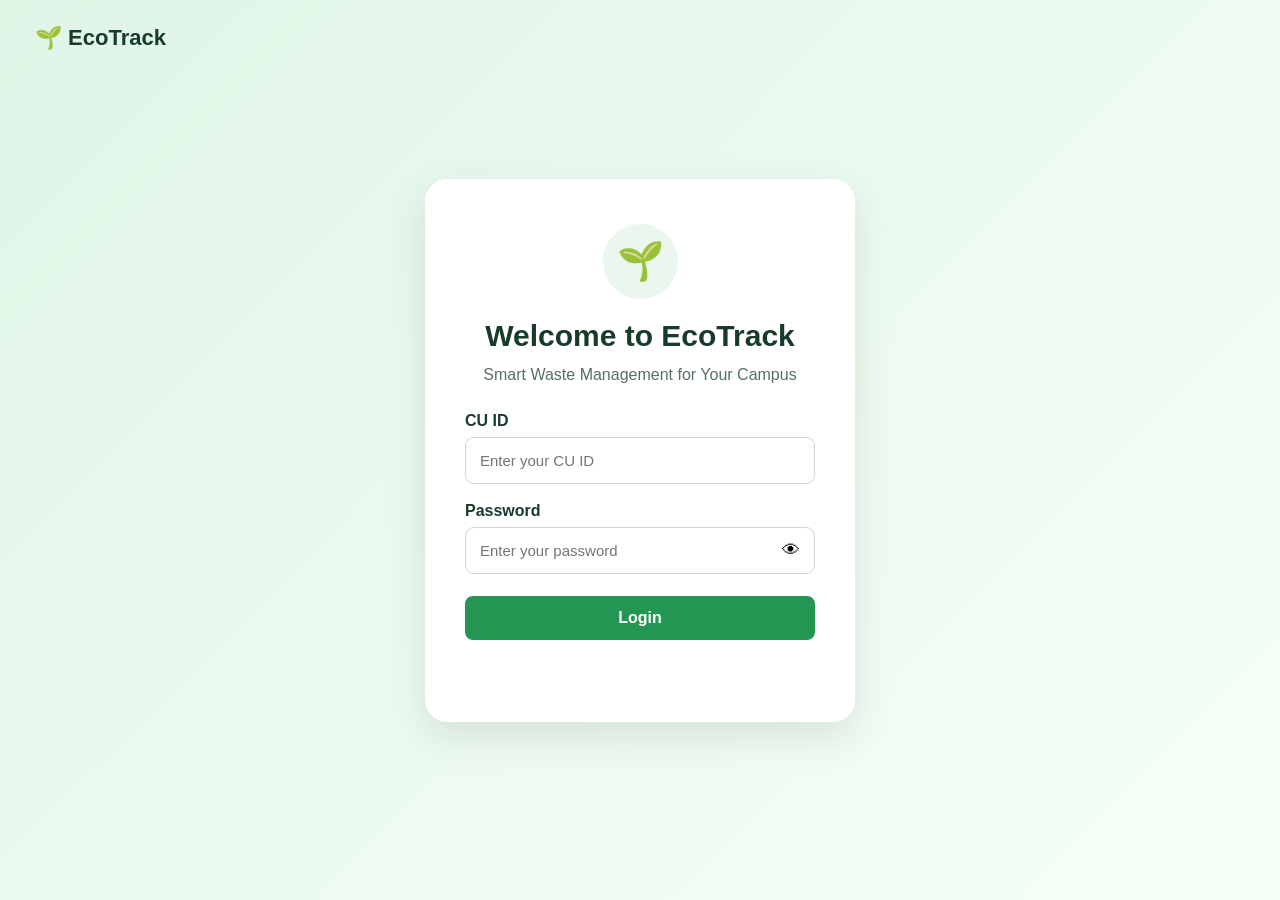
<file: index.html>
<!DOCTYPE html><html lang="en">
<head>
    <meta charset="UTF-8">
    <meta name="viewport" content="width=device-width, initial-scale=1.0">
    <title>EcoTrack</title><script>
    window.location.href = "login.html";
</script>

</head><body>
</body>
</html>
</file>
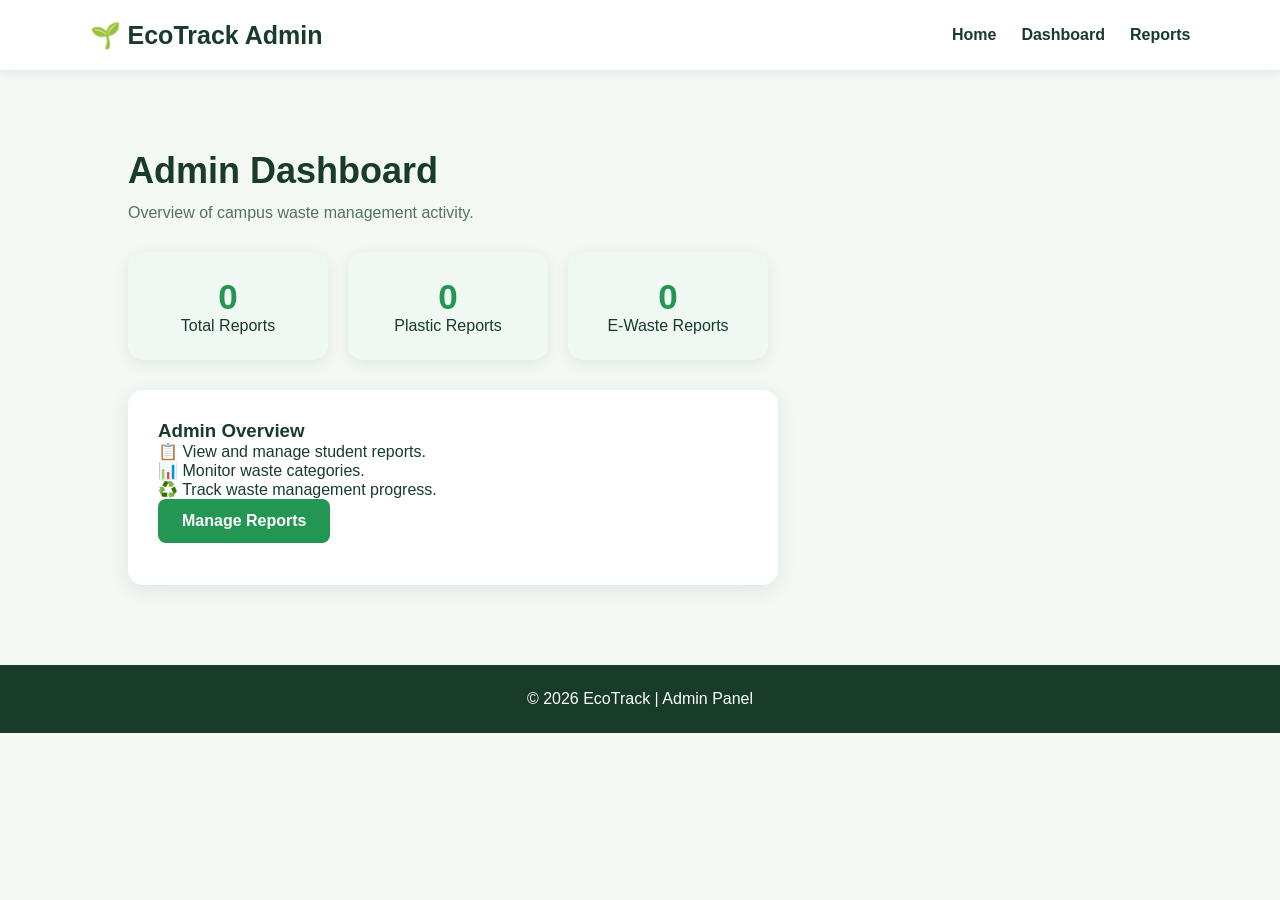
<file: admin-dashboard.html>
<!DOCTYPE html>
<html lang="en">
<head>
    <meta charset="UTF-8">
    <meta name="viewport" content="width=device-width, initial-scale=1.0">
    <title>EcoTrack - Admin Dashboard</title>
    <link rel="stylesheet" href="style.css">
</head>

<body>

    <!-- Admin Navigation -->
    <nav>
        <div class="logo">🌱 EcoTrack Admin</div>

        <div class="nav-links">
            <a href="admin-home.html">Home</a>
            <a href="admin-dashboard.html">Dashboard</a>
            <a href="admin.html">Reports</a>
        </div>
    </nav>

    <!-- Admin Dashboard -->
    <section class="section admin-section">

        <h2>Admin Dashboard</h2>

        <p>Overview of campus waste management activity.</p>

        <div class="stats">

            <div class="stat-card">
                <h3 id="totalReports">0</h3>
                <p>Total Reports</p>
            </div>

            <div class="stat-card">
                <h3 id="plasticReports">0</h3>
                <p>Plastic Reports</p>
            </div>

            <div class="stat-card">
                <h3 id="recycledReports">0</h3>
                <p>E-Waste Reports</p>
            </div>

        </div>

        <div class="form-card">

            <h3>Admin Overview</h3>

            <p>📋 View and manage student reports.</p>
            <p>📊 Monitor waste categories.</p>
            <p>♻️ Track waste management progress.</p>

            <a href="admin.html" class="btn">
                Manage Reports
            </a>

        </div>

    </section>

    <footer>
        <p>© 2026 EcoTrack | Admin Panel</p>
    </footer>

    <script src="script.js"></script>

</body>
</html>
</file>
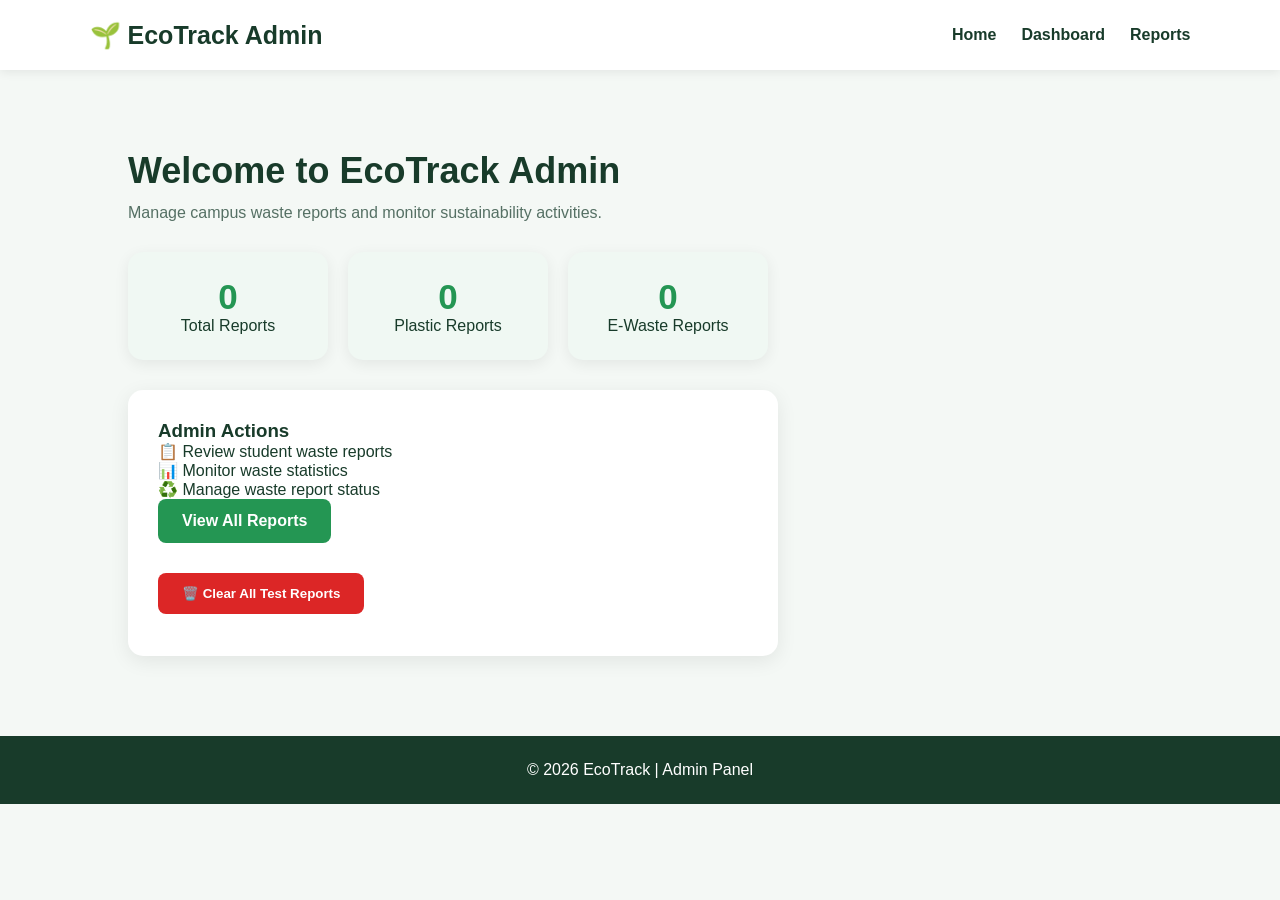
<file: admin-home.html>
<!DOCTYPE html>
<html lang="en">
<head>
    <meta charset="UTF-8">
    <meta name="viewport" content="width=device-width, initial-scale=1.0">
    <title>EcoTrack - Admin Home</title>
    <link rel="stylesheet" href="style.css">
</head>

<body>

    <nav>
        <div class="logo">🌱 EcoTrack Admin</div>

        <div class="nav-links">
            <a href="admin-home.html">Home</a>
            <a href="admin-dashboard.html">Dashboard</a>
            <a href="admin.html">Reports</a>
        </div>
    </nav>

    <section class="section admin-section">

        <h2>Welcome to EcoTrack Admin</h2>

        <p>
            Manage campus waste reports and monitor sustainability activities.
        </p>

        <div class="stats">

            <div class="stat-card">
                <h3 id="totalReports">0</h3>
                <p>Total Reports</p>
            </div>

            <div class="stat-card">
                <h3 id="plasticReports">0</h3>
                <p>Plastic Reports</p>
            </div>

            <div class="stat-card">
                <h3 id="recycledReports">0</h3>
                <p>E-Waste Reports</p>
            </div>

        </div>

        <div class="form-card">

            <h3>Admin Actions</h3>

            <p>📋 Review student waste reports</p>
            <p>📊 Monitor waste statistics</p>
            <p>♻️ Manage waste report status</p>

            <a href="admin.html" class="btn">
                View All Reports
            </a>

            <br><br>

            <button class="btn"
                    onclick="clearAllReports()"
                    style="background:#dc2626;">
                🗑️ Clear All Test Reports
            </button>

        </div>

    </section>

    <footer>
        <p>© 2026 EcoTrack | Admin Panel</p>
    </footer>

    <script src="script.js"></script>

</body>
</html>
</file>
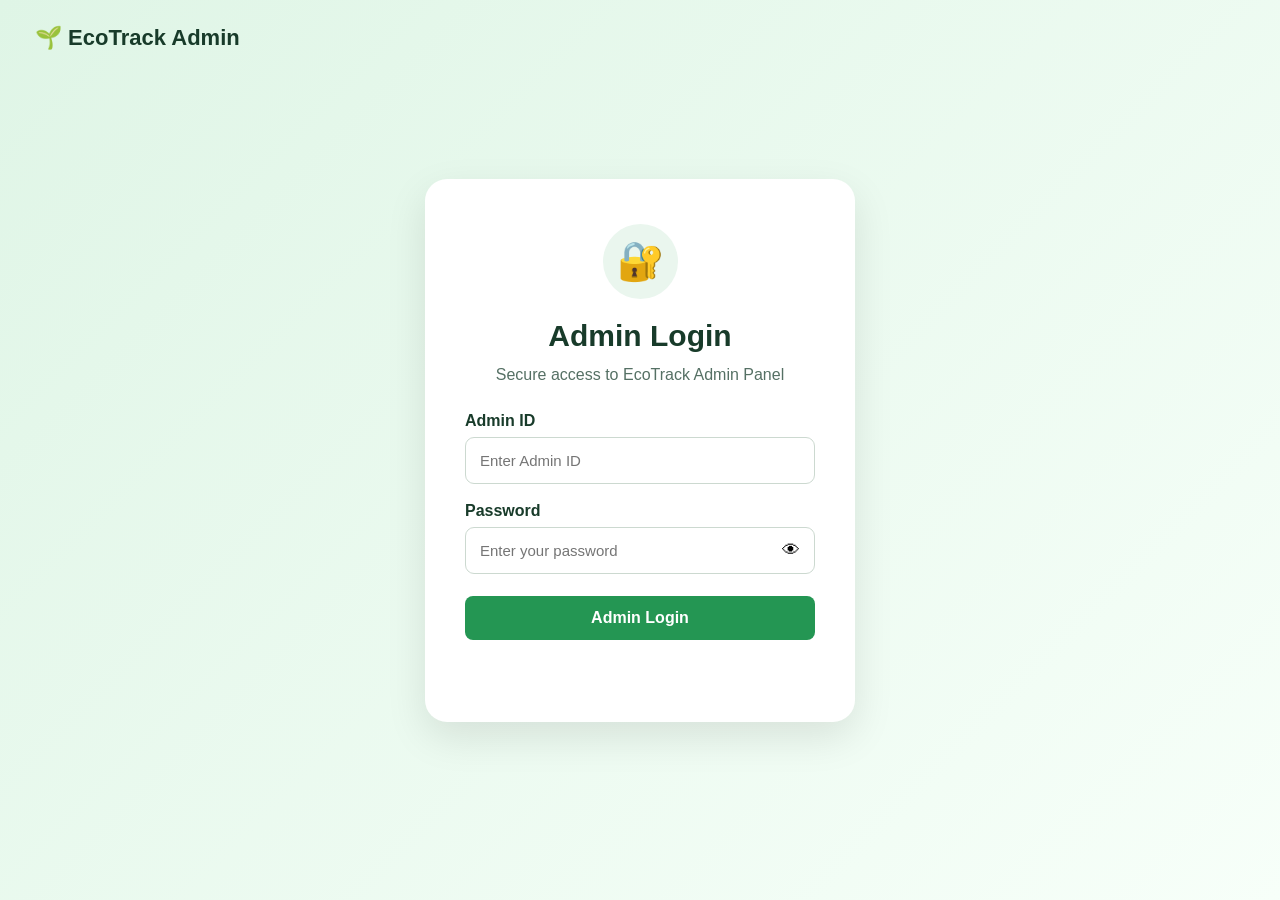
<file: admin-login.html>
<!DOCTYPE html>
<html lang="en">
<head>
    <meta charset="UTF-8">
    <meta name="viewport" content="width=device-width, initial-scale=1.0">
    <title>EcoTrack - Admin Login</title>
    <link rel="stylesheet" href="style.css">
</head>

<body>

    <div class="login-page">

        <div class="login-brand">
            🌱 EcoTrack Admin
        </div>

        <div class="login-card">

            <div class="login-logo">🔐</div>

            <h1>Admin Login</h1>

            <p>Secure access to EcoTrack Admin Panel</p>

            <label>Admin ID</label>

            <input type="text"
                   id="adminId"
                   placeholder="Enter Admin ID">

            <label>Password</label>

            <div class="password-box">

                <input type="password"
                       id="adminPassword"
                       placeholder="Enter your password">

                <button type="button"
                        onclick="toggleAdminPassword()"
                        class="eye-btn">
                    👁
                </button>

            </div>

            <button class="btn login-btn"
                    onclick="adminLogin()">
                Admin Login
            </button>

            <p id="adminLoginMessage"></p>

        </div>

    </div>

    <script src="script.js"></script>

</body>
</html>
</file>
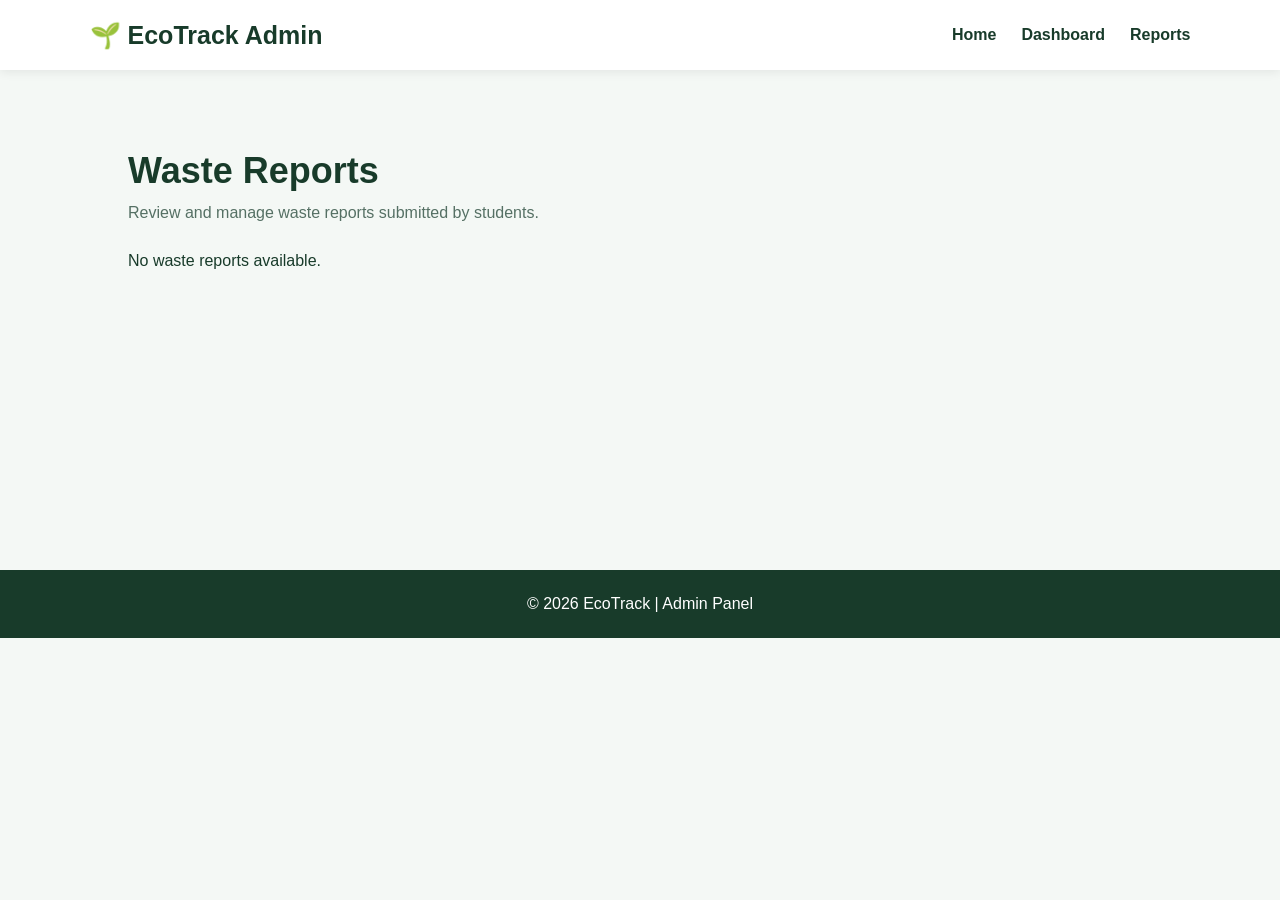
<file: admin.html>
<!DOCTYPE html>
<html lang="en">
<head>
    <meta charset="UTF-8">
    <meta name="viewport" content="width=device-width, initial-scale=1.0">
    <title>EcoTrack - Admin Reports</title>
    <link rel="stylesheet" href="style.css">
</head>

<body>

    <!-- Admin Navigation -->
    <nav>
        <div class="logo">🌱 EcoTrack Admin</div>

        <div class="nav-links">
            <a href="admin-home.html">Home</a>
            <a href="admin-dashboard.html">Dashboard</a>
            <a href="admin.html">Reports</a>
        </div>
    </nav>

    <!-- Admin Reports -->
    <section class="section admin-section">

        <h2>Waste Reports</h2>

        <p>
            Review and manage waste reports submitted by students.
        </p>

        <div id="adminReports">
            <!-- Reports will appear here -->
        </div>

    </section>

    <!-- Footer -->
    <footer>
        <p>© 2026 EcoTrack | Admin Panel</p>
    </footer>

    <script src="script.js"></script>

</body>
</html>
</file>
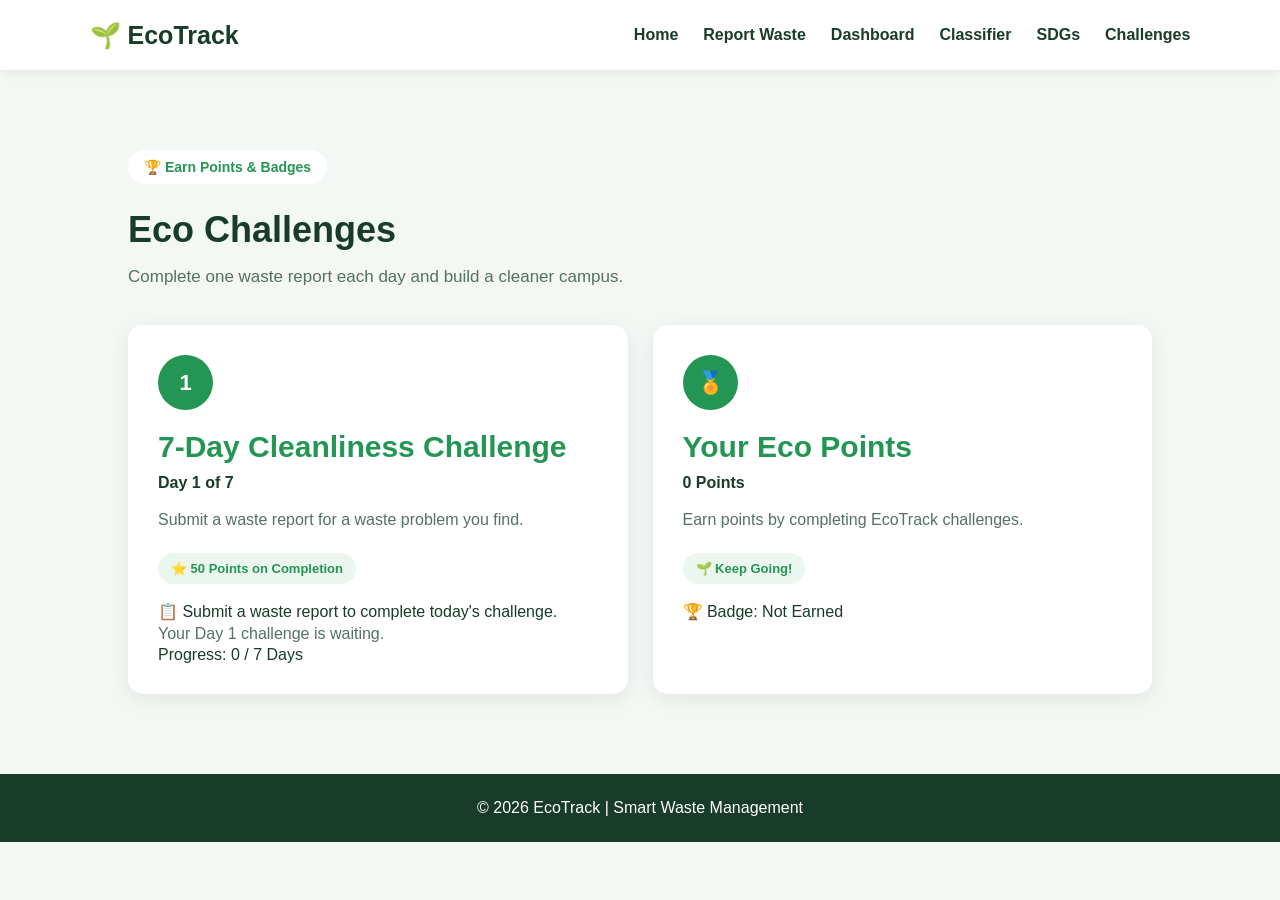
<file: challenges.html>
<!DOCTYPE html>
<html lang="en">

<head>
    <meta charset="UTF-8">
    <meta name="viewport" content="width=device-width, initial-scale=1.0">
    <title>EcoTrack - Challenges</title>
    <link rel="stylesheet" href="style.css">
</head>

<body>

    <nav>
        <div class="logo">🌱 EcoTrack</div>

        <div class="nav-links">
            <a href="home.html">Home</a>
            <a href="report.html">Report Waste</a>
            <a href="dashboard.html">Dashboard</a>
            <a href="classifier.html">Classifier</a>
            <a href="sdg.html">SDGs</a>
            <a href="challenges.html">Challenges</a>
        </div>
    </nav>


    <section class="section">

        <div class="sdg-header">

            <span class="hero-tag">
                🏆 Earn Points & Badges
            </span>

            <h2>
                Eco Challenges
            </h2>

            <p>
                Complete one waste report each day and build a cleaner campus.
            </p>

        </div>


        <div class="sdg-cards">


            <!-- CHALLENGE CARD -->

            <div class="sdg-card">

                <div class="sdg-number" id="dayNumber">
                    1
                </div>

                <h3>
                    7-Day Cleanliness Challenge
                </h3>

                <h4 id="dayTitle">
                    Day 1 of 7
                </h4>

                <p id="dayTask">
                    Submit a waste report today to complete today's challenge.
                </p>

                <span class="sdg-tag">
                    ⭐ 50 Points on Completion
                </span>

                <br><br>

                <div id="challengeStatus">
                    📋 Submit a waste report to complete today's challenge.
                </div>

                <p id="challengeMessage"></p>

                <div id="progressText">
                    Progress: 0 / 7 Days
                </div>

            </div>


            <!-- POINTS CARD -->

            <div class="sdg-card">

                <div class="sdg-number">
                    🏅
                </div>

                <h3>
                    Your Eco Points
                </h3>

                <h4 id="ecoPoints">
                    0 Points
                </h4>

                <p>
                    Earn points by completing EcoTrack challenges.
                </p>

                <span class="sdg-tag">
                    🌱 Keep Going!
                </span>

                <br><br>

                <div id="badgeArea">
                    🏆 Badge: Not Earned
                </div>

            </div>

        </div>

    </section>


    <footer>
        <p>
            © 2026 EcoTrack | Smart Waste Management
        </p>
    </footer>


    <script src="script.js"></script>

    <script>

        // ==========================================
        // GET LOGGED-IN STUDENT
        // ==========================================

        const studentCuId =
            localStorage.getItem("studentCuId") || "GUEST";


        // ==========================================
        // STUDENT-SPECIFIC STORAGE
        // ==========================================

        const pointsKey =
            "ecoPoints_" + studentCuId;

        const dayKey =
            "challengeDay_" + studentCuId;

        const finishedKey =
            "challengeFinished_" + studentCuId;

        const lastDateKey =
            "challengeLastDate_" + studentCuId;


        // ==========================================
        // LOAD STUDENT DATA
        // ==========================================

        let points =
            Number(localStorage.getItem(pointsKey)) || 0;

        let currentDay =
            Number(localStorage.getItem(dayKey)) || 1;

        let challengeFinished =
            localStorage.getItem(finishedKey) === "true";

        let lastCompletedDate =
            localStorage.getItem(lastDateKey) || "";


        // ==========================================
        // DAILY TASKS
        // ==========================================

        const dayTasks = [

            "Submit a waste report for a waste problem you find.",

            "Submit a report and help identify recyclable waste.",

            "Submit a report and help reduce unnecessary plastic waste.",

            "Submit a report and help keep your campus area clean.",

            "Submit a report and identify dry or wet waste correctly.",

            "Submit a report and encourage responsible waste management.",

            "Submit your final report and complete the 7-day challenge."

        ];


        // ==========================================
        // TODAY
        // ==========================================

        function getToday() {

            const today = new Date();

            return today.getFullYear() +
                "-" +
                String(today.getMonth() + 1).padStart(2, "0") +
                "-" +
                String(today.getDate()).padStart(2, "0");
        }


        // ==========================================
        // UPDATE CHALLENGE DISPLAY
        // ==========================================

        function updateChallenge() {

            const today =
                getToday();


            // ======================================
            // CHALLENGE COMPLETED
            // ======================================

            if (challengeFinished) {

                document.getElementById("dayNumber").textContent =
                    "🏆";

                document.getElementById("dayTitle").textContent =
                    "Challenge Completed!";

                document.getElementById("dayTask").textContent =
                    "You completed all 7 days successfully.";

                document.getElementById("challengeStatus").textContent =
                    "🎉 7-Day Challenge completed!";

                document.getElementById("progressText").textContent =
                    "Progress: 7 / 7 Days";

                document.getElementById("badgeArea").textContent =
                    "🏆 Badge Earned: Clean Campus Champion";

                return;
            }


            // ======================================
            // NORMAL CHALLENGE
            // ======================================

            document.getElementById("dayNumber").textContent =
                currentDay;

            document.getElementById("dayTitle").textContent =
                "Day " + currentDay + " of 7";

            document.getElementById("dayTask").textContent =
                dayTasks[currentDay - 1];

            document.getElementById("progressText").textContent =
                "Progress: " + (currentDay - 1) + " / 7 Days";

            document.getElementById("badgeArea").textContent =
                "🏆 Badge: Not Earned";


            // ======================================
            // REPORT ALREADY SUBMITTED TODAY
            // ======================================

            if (lastCompletedDate === today) {

                document.getElementById("challengeStatus").textContent =
                    "✅ Today's challenge completed!";

                document.getElementById("challengeMessage").textContent =
                    "🌱 Come back tomorrow for Day " +
                    currentDay + ".";

                return;
            }


            // ======================================
            // WAITING FOR REPORT
            // ======================================

            document.getElementById("challengeStatus").textContent =
                "📋 Submit a waste report to complete today's challenge.";

            document.getElementById("challengeMessage").textContent =
                "Your Day " + currentDay + " challenge is waiting.";
        }


        // ==========================================
        // START NEW CHALLENGE
        // ==========================================

        function startNewChallenge() {

            currentDay = 1;

            challengeFinished = false;

            // The student already completed Day 7 today.
            // Therefore the new Day 1 starts tomorrow.

            lastCompletedDate =
                getToday();


            localStorage.setItem(
                dayKey,
                1
            );

            localStorage.setItem(
                finishedKey,
                "false"
            );

            localStorage.setItem(
                lastDateKey,
                lastCompletedDate
            );


            updateChallenge();
        }


        // ==========================================
        // INITIAL DISPLAY
        // ==========================================

        document.getElementById("ecoPoints").textContent =
            points + " Points";

        updateChallenge();

    </script>

</body>

</html>
</file>
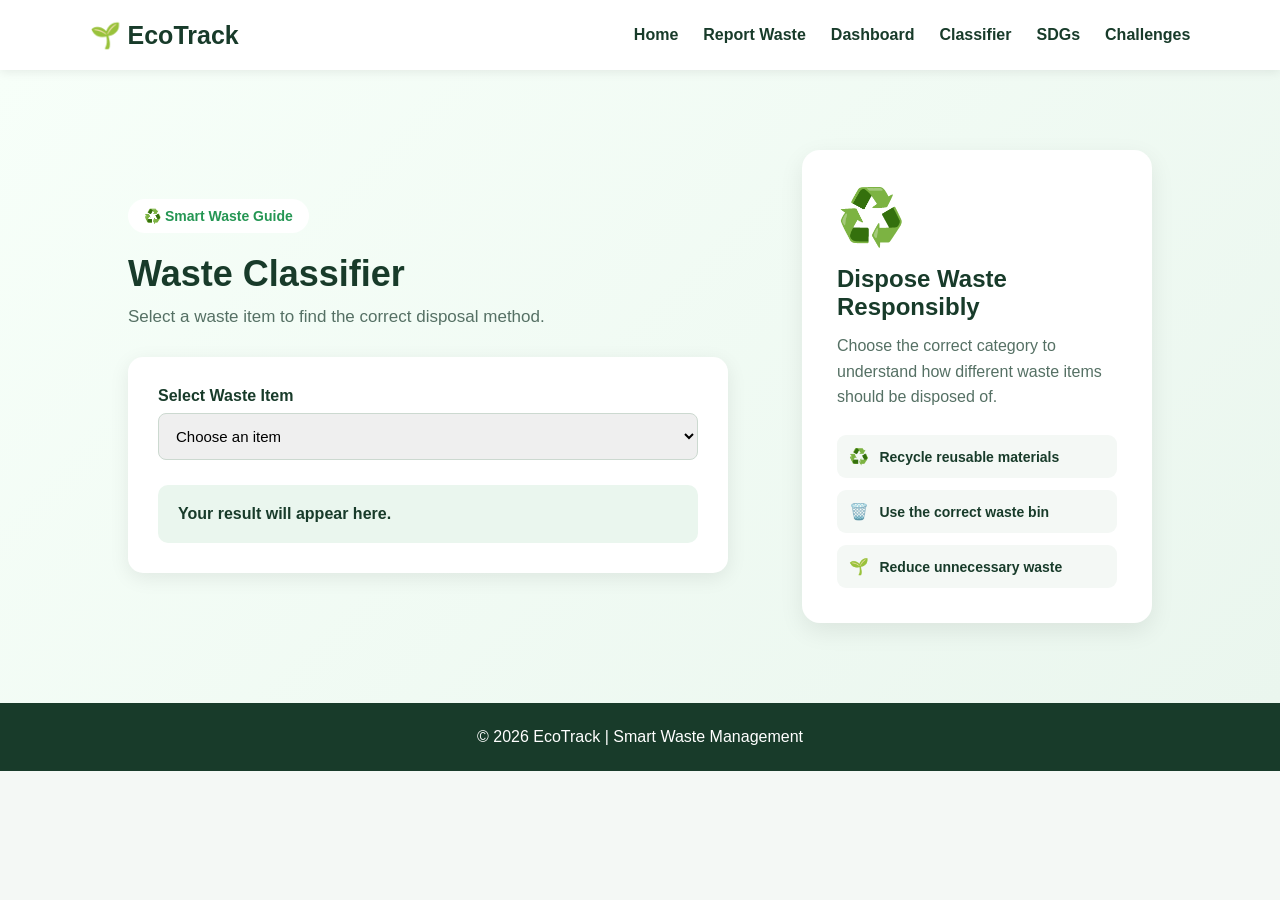
<file: classifier.html>
<!DOCTYPE html><html lang="en">
<head>
    <meta charset="UTF-8">
    <meta name="viewport" content="width=device-width, initial-scale=1.0">
    <title>EcoTrack - Waste Classifier</title>
    <link rel="stylesheet" href="style.css">
</head><body><!-- Navigation -->
<nav>
    <div class="logo">🌱 EcoTrack</div>

    <div class="nav-links">
        <a href="index.html">Home</a>
        <a href="report.html">Report Waste</a>
        <a href="dashboard.html">Dashboard</a>
        <a href="classifier.html">Classifier</a>
        <a href="sdg.html">SDGs</a>
        <a href="challenges.html">Challenges</a>
    </div>
</nav>

<!-- Waste Classifier -->
<section class="section classifier-section">

    <div class="classifier-layout">

        <!-- Left Side -->
        <div class="classifier-main">

            <span class="hero-tag">♻️ Smart Waste Guide</span>

            <h2>Waste Classifier</h2>

            <p>
                Select a waste item to find the correct
                disposal method.
            </p>

            <div class="classifier-card">

                <label>Select Waste Item</label>

                <select id="classifierInput" onchange="classifyWaste()">
                    <option value="">Choose an item</option>
                    <option value="plastic">Plastic Bottle</option>
                    <option value="paper">Newspaper</option>
                    <option value="glass">Glass Bottle</option>
                    <option value="metal">Metal Can</option>
                    <option value="ewaste">Old Electronic Device</option>
                </select>

                <div id="classifierResult">
                    Your result will appear here.
                </div>

            </div>

        </div>

        <!-- Right Side -->
        <div class="classifier-info">

            <div class="classifier-icon">♻️</div>

            <h3>Dispose Waste Responsibly</h3>

            <p>
                Choose the correct category to understand
                how different waste items should be disposed of.
            </p>

            <div class="classifier-tips">

                <div>♻️ <span>Recycle reusable materials</span></div>

                <div>🗑️ <span>Use the correct waste bin</span></div>

                <div>🌱 <span>Reduce unnecessary waste</span></div>

            </div>

        </div>

    </div>

</section>

<!-- Footer -->
<footer>
    <p>© 2026 EcoTrack | Smart Waste Management</p>
</footer>

<script src="script.js"></script>

</body>
</html>
</file>
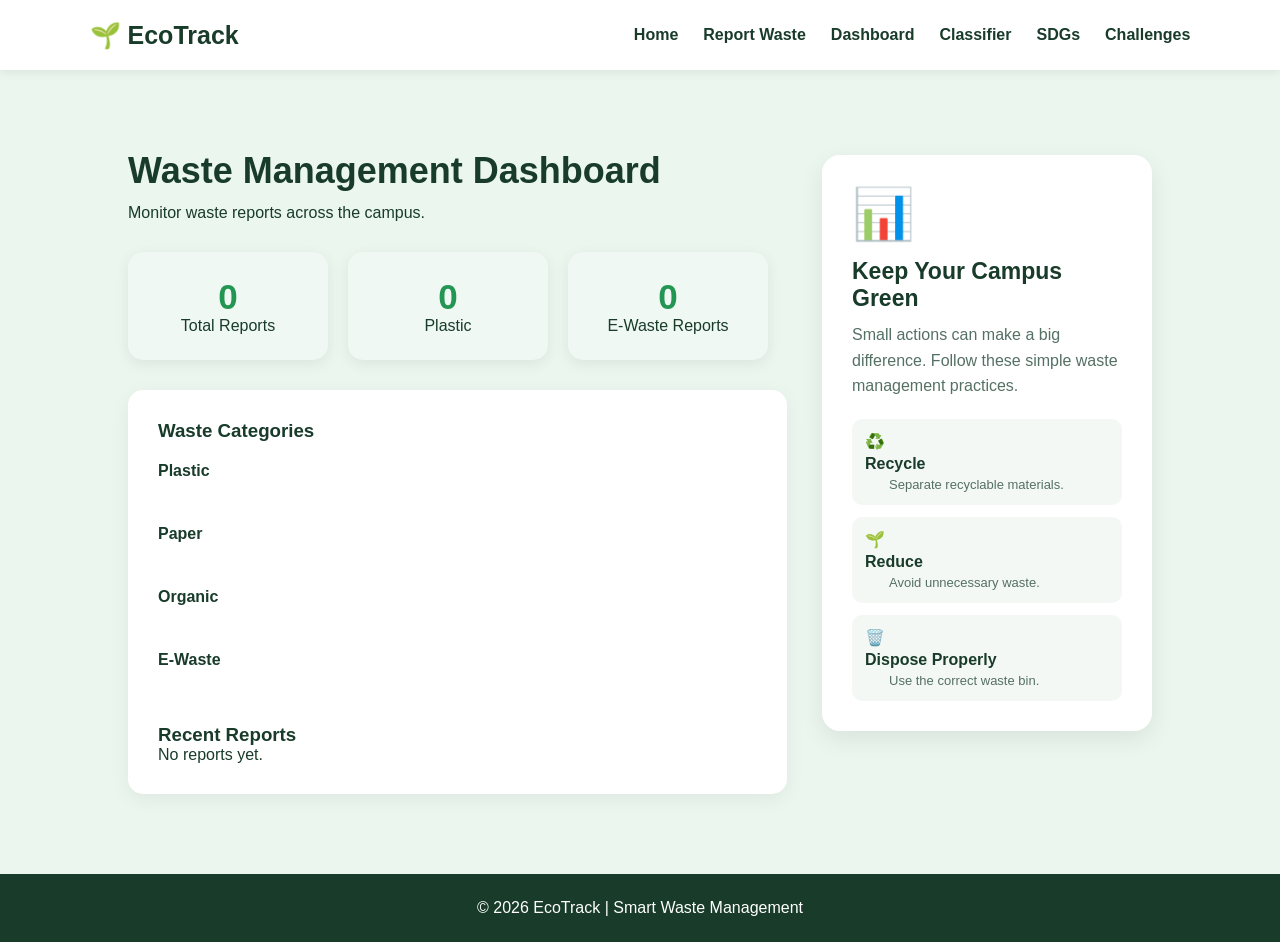
<file: dashboard.html>
<!DOCTYPE html>
<html lang="en">
<head>
    <meta charset="UTF-8">
    <meta name="viewport" content="width=device-width, initial-scale=1.0">
    <title>EcoTrack - Dashboard</title>
    <link rel="stylesheet" href="style.css">
</head>

<body>

    <!-- Navigation -->
    <nav>
        <div class="logo">🌱 EcoTrack</div>

        <div class="nav-links">
            <a href="index.html">Home</a>
            <a href="report.html">Report Waste</a>
            <a href="dashboard.html">Dashboard</a>
            <a href="classifier.html">Classifier</a>
            <a href="sdg.html">SDGs</a>
            <a href="challenges.html">Challenges</a>
        </div>
    </nav>

    <!-- Dashboard -->
    <section class="section dashboard">

        <div class="dashboard-layout">

            <!-- Left Side -->
            <div class="dashboard-main">

                <h2>Waste Management Dashboard</h2>
                <p>Monitor waste reports across the campus.</p>

                <div class="stats">

                    <div class="stat-card">
                        <h3 id="totalReports">0</h3>
                        <p>Total Reports</p>
                    </div>

                    <div class="stat-card">
                        <h3 id="plasticReports">0</h3>
                        <p>Plastic</p>
                    </div>

                    <div class="stat-card">
                        <h3 id="recycledReports">0</h3>
                        <p>E-Waste Reports</p>
                    </div>

                </div>

                <div class="chart-card">
                    <h3>Waste Categories</h3>

                    <div class="bar">
                        <span>Plastic</span>
                        <div class="bar-fill plastic-bar"></div>
                    </div>

                    <div class="bar">
                        <span>Paper</span>
                        <div class="bar-fill paper-bar"></div>
                    </div>

                    <div class="bar">
                        <span>Organic</span>
                        <div class="bar-fill organic-bar"></div>
                    </div>

                    <div class="bar">
                        <span>E-Waste</span>
                        <div class="bar-fill ewaste-bar"></div>
                    </div>

                    <div id="recentReports">
                        <h3>Recent Reports</h3>
                        <p>No reports yet.</p>
                    </div>

                </div>

            </div>

            <!-- Right Side -->
            <div class="dashboard-info">

                <div class="dashboard-icon">📊</div>

                <h3>Keep Your Campus Green</h3>

                <p>
                    Small actions can make a big difference.
                    Follow these simple waste management practices.
                </p>

                <div class="tip">
                    ♻️ <strong>Recycle</strong>
                    <span>Separate recyclable materials.</span>
                </div>

                <div class="tip">
                    🌱 <strong>Reduce</strong>
                    <span>Avoid unnecessary waste.</span>
                </div>

                <div class="tip">
                    🗑️ <strong>Dispose Properly</strong>
                    <span>Use the correct waste bin.</span>
                </div>

            </div>

        </div>

    </section>

    <!-- Footer -->
    <footer>
        <p>© 2026 EcoTrack | Smart Waste Management</p>
    </footer>

    <script src="script.js"></script>

</body>
</html>
</file>
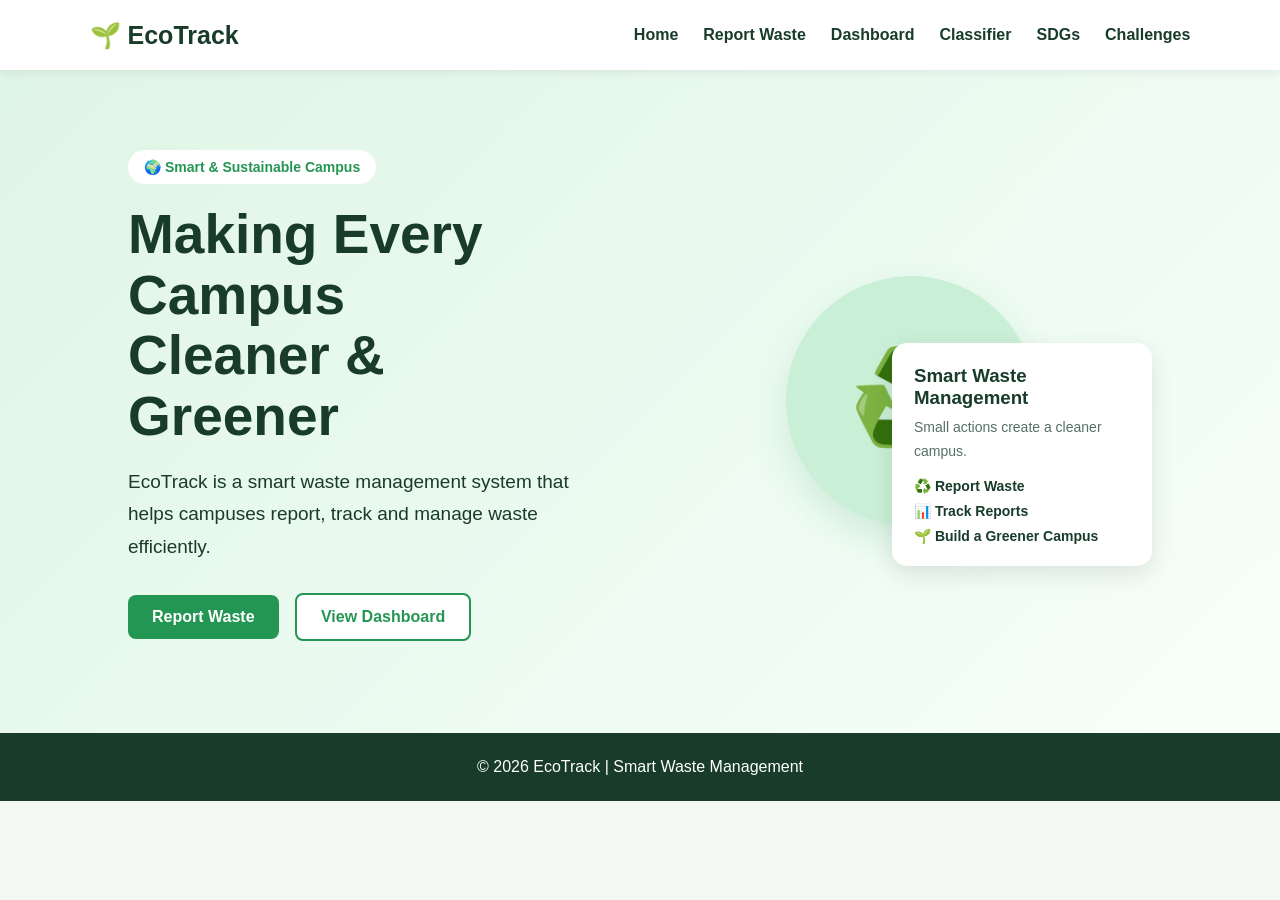
<file: home.html>
<!DOCTYPE html>
<html lang="en">
<head>
    <meta charset="UTF-8">
    <meta name="viewport" content="width=device-width, initial-scale=1.0">
    <title>EcoTrack - Smart Waste Management</title>
    <link rel="stylesheet" href="style.css">
</head>

<body>

    <!-- Navigation -->
    <nav>
        <div class="logo">🌱 EcoTrack</div>

        <div class="nav-links">
            <a href="home.html">Home</a>
            <a href="report.html">Report Waste</a>
            <a href="dashboard.html">Dashboard</a>
            <a href="classifier.html">Classifier</a>
            <a href="sdg.html">SDGs</a>
            <a href="challenges.html">Challenges</a>
        </div>
    </nav>

    <!-- Home -->
    <section id="home" class="hero">
        <div class="hero-content">

            <span class="hero-tag">🌍 Smart & Sustainable Campus</span>

            <h1>Making Every Campus<br>Cleaner & Greener</h1>

            <p>
                EcoTrack is a smart waste management system
                that helps campuses report, track and manage waste efficiently.
            </p>

            <p id="studentWelcome"></p>

            <a href="report.html" class="btn">Report Waste</a>
            <a href="dashboard.html" class="btn secondary">View Dashboard</a>

        </div>

        <div class="hero-visual">
            <div class="eco-circle">♻️</div>

            <div class="eco-card">
                <h3>Smart Waste Management</h3>
                <p>Small actions create a cleaner campus.</p>

                <div class="eco-points">
                    <span>♻️ Report Waste</span>
                    <span>📊 Track Reports</span>
                    <span>🌱 Build a Greener Campus</span>
                </div>
            </div>
        </div>
    </section>

    <!-- Footer -->
    <footer>
        <p>© 2026 EcoTrack | Smart Waste Management</p>
    </footer>

    <script src="script.js"></script>

</body>
</html>
</file>
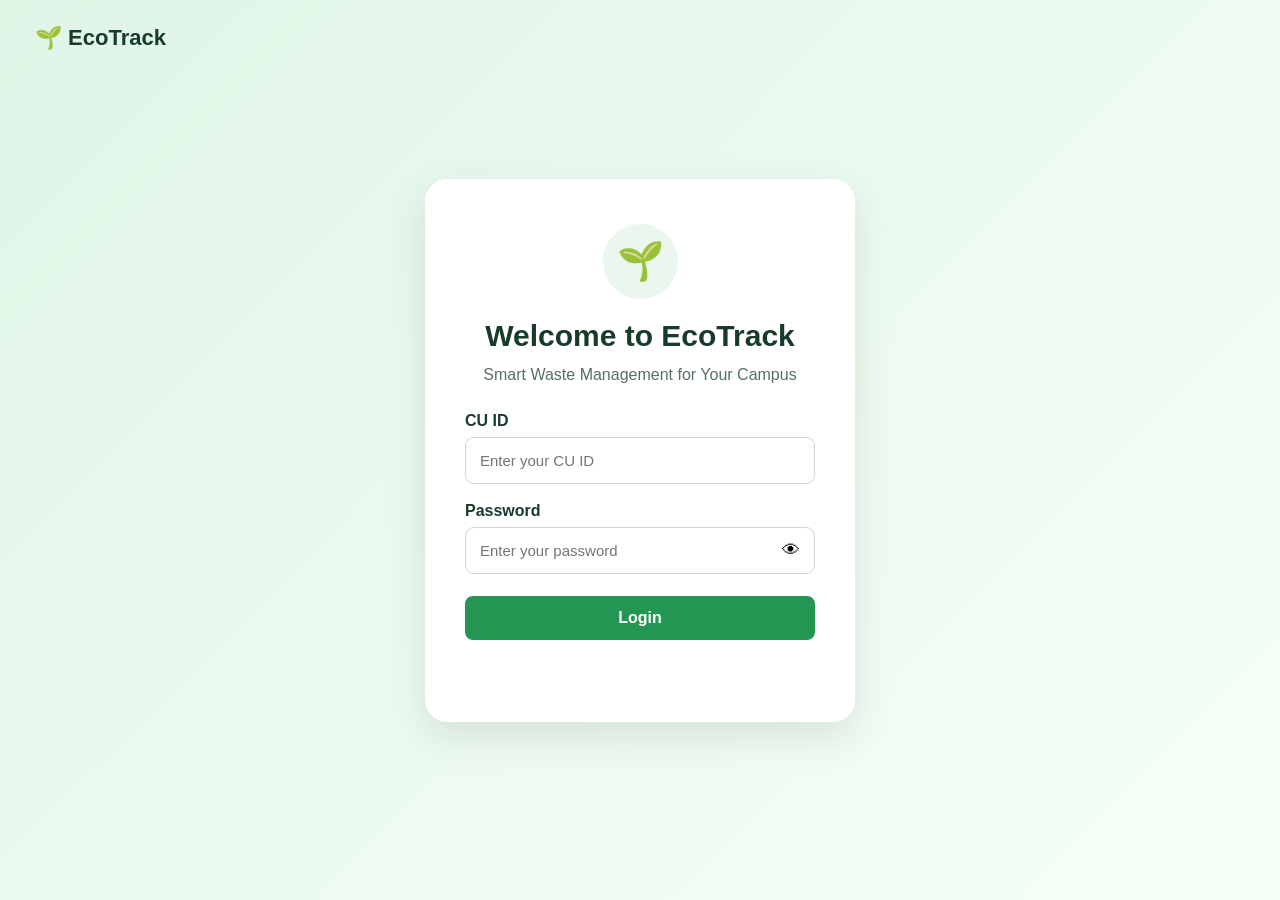
<file: login.html>
<!DOCTYPE html><html lang="en">
<head>
    <meta charset="UTF-8">
    <meta name="viewport" content="width=device-width, initial-scale=1.0">
    <title>EcoTrack - Login</title>
    <link rel="stylesheet" href="style.css">
</head><body><div class="login-page">

    <!-- Top Logo -->
    <div class="login-brand">
        🌱 EcoTrack
    </div>

    <!-- Center Login Card -->
    <div class="login-card">

        <div class="login-logo">🌱</div>

        <h1>Welcome to EcoTrack</h1>

        <p>Smart Waste Management for Your Campus</p>

        <label>CU ID</label>
        <input type="text" id="cuId" placeholder="Enter your CU ID">

        <label>Password</label>
        <div class="password-box">
    <input type="password" id="password" placeholder="Enter your password">
    <button type="button" onclick="togglePassword()" class="eye-btn">👁</button>
</div>

        <button class="btn login-btn" onclick="loginUser()">
            Login
        </button>

        <p id="loginMessage"></p>

    </div>

</div>

<script src="script.js"></script>

</body>
</html>
</file>
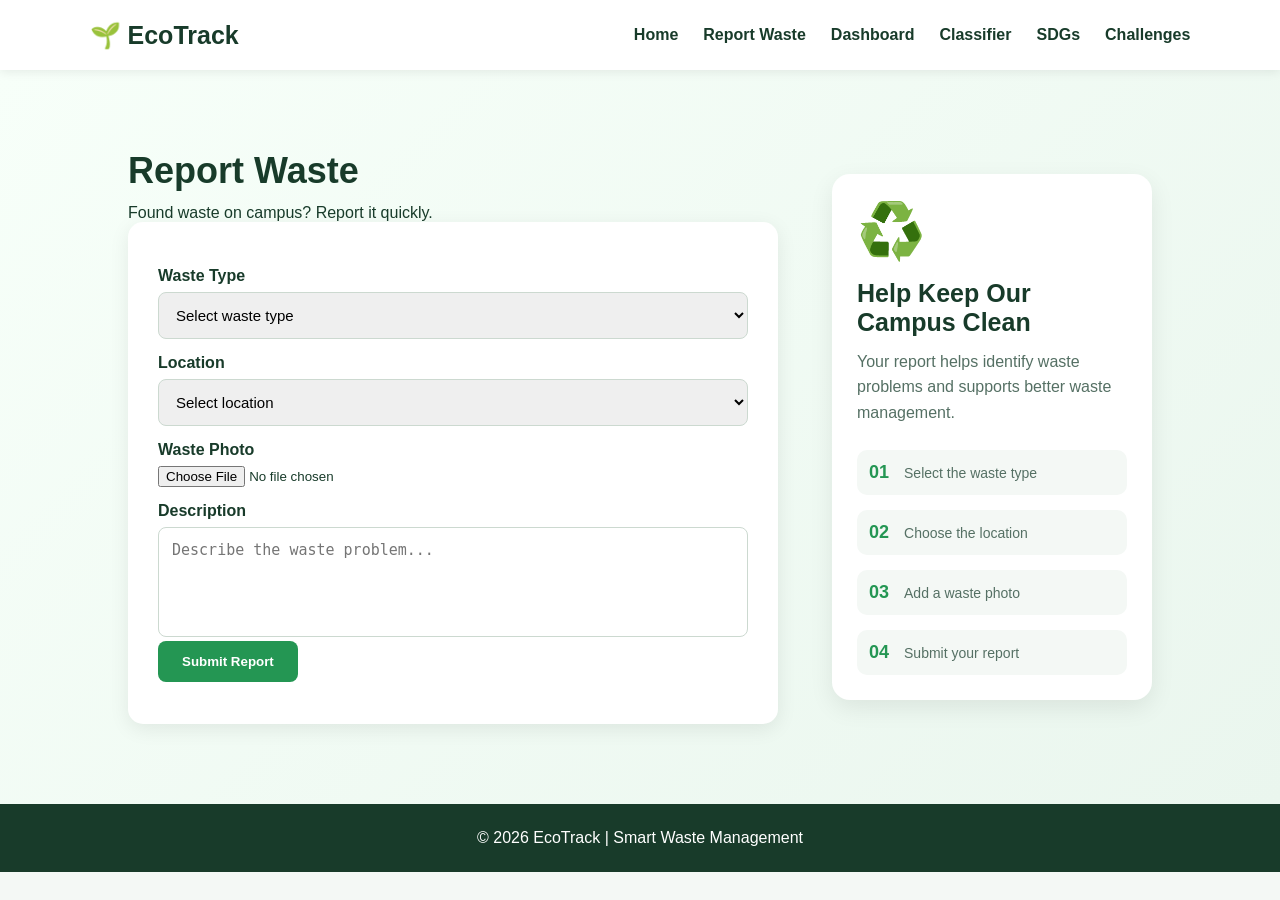
<file: report.html>
<!DOCTYPE html>
<html lang="en">
<head>
    <meta charset="UTF-8">
    <meta name="viewport" content="width=device-width, initial-scale=1.0">
    <title>EcoTrack - Report Waste</title>
    <link rel="stylesheet" href="style.css">
</head>

<body>

    <!-- Navigation -->
    <nav>
        <div class="logo">🌱 EcoTrack</div>

        <div class="nav-links">
            <a href="home.html">Home</a>
            <a href="report.html">Report Waste</a>
            <a href="dashboard.html">Dashboard</a>
            <a href="classifier.html">Classifier</a>
            <a href="sdg.html">SDGs</a>
            <a href="challenges.html">Challenges</a>
        </div>
    </nav>

    <!-- Report Waste -->
    <section class="section report-section">

        <div class="report-content">

            <div>
                <h2>Report Waste</h2>
                <p>Found waste on campus? Report it quickly.</p>

                <div class="form-card">

                    <label>Waste Type</label>

                    <select id="wasteType">
                        <option value="">Select waste type</option>
                        <option>Plastic</option>
                        <option>Paper</option>
                        <option>Glass</option>
                        <option>Metal</option>
                        <option>E-Waste</option>
                        <option>Organic</option>
                    </select>

                    <label>Location</label>

                    <select id="location">
                        <option value="">Select location</option>
                        <option>Canteen</option>
                        <option>Classroom</option>
                        <option>Library</option>
                        <option>Parking Area</option>
                        <option>Garden</option>
                        <option>Other</option>
                    </select>

                    <label>Waste Photo</label>

                    <input type="file"
                           id="wastePhoto"
                           accept="image/*"
                           capture="environment">

                    <label>Description</label>

                    <textarea id="description"
                        placeholder="Describe the waste problem..."></textarea>

                    <button class="btn" onclick="submitReport()">
                        Submit Report
                    </button>

                    <p id="reportMessage"></p>

                </div>
            </div>

        </div>

        <!-- Right Information -->
        <div class="report-info">

            <div class="info-icon">♻️</div>

            <h3>Help Keep Our Campus Clean</h3>

            <p>
                Your report helps identify waste problems
                and supports better waste management.
            </p>

            <div class="info-steps">
                <div>
                    <strong>01</strong>
                    <span>Select the waste type</span>
                </div>

                <div>
                    <strong>02</strong>
                    <span>Choose the location</span>
                </div>

                <div>
                    <strong>03</strong>
                    <span>Add a waste photo</span>
                </div>

                <div>
                    <strong>04</strong>
                    <span>Submit your report</span>
                </div>
            </div>

        </div>

    </section>

    <!-- Footer -->
    <footer>
        <p>© 2026 EcoTrack | Smart Waste Management</p>
    </footer>

    <script src="script.js"></script>

</body>
</html>
</file>
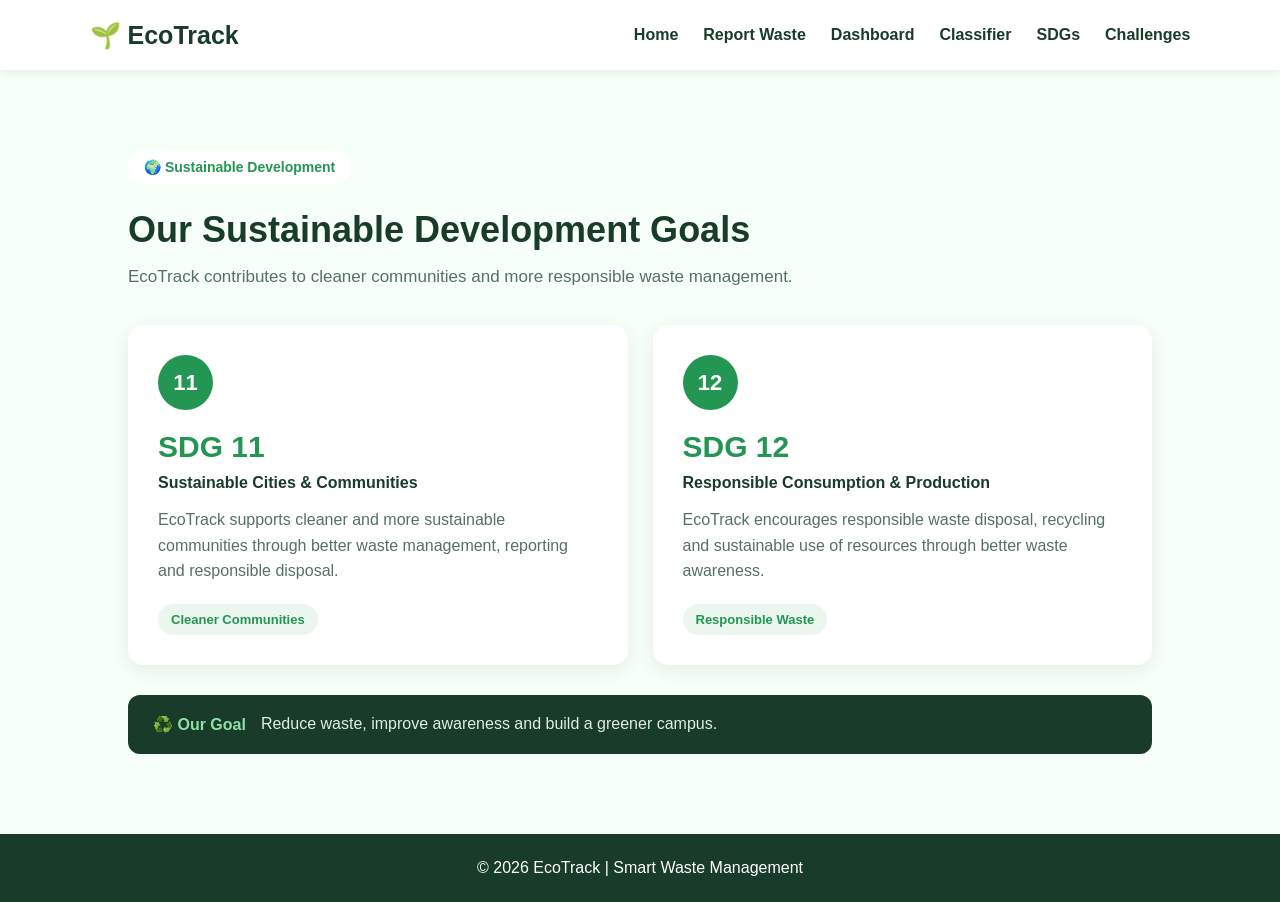
<file: sdg.html>
<!DOCTYPE html><html lang="en">
<head>
    <meta charset="UTF-8">
    <meta name="viewport" content="width=device-width, initial-scale=1.0">
    <title>EcoTrack - SDGs</title>
    <link rel="stylesheet" href="style.css">
</head><body><!-- Navigation -->
<nav>
    <div class="logo">🌱 EcoTrack</div>

    <div class="nav-links">
        <a href="index.html">Home</a>
        <a href="report.html">Report Waste</a>
        <a href="dashboard.html">Dashboard</a>
        <a href="classifier.html">Classifier</a>
        <a href="sdg.html">SDGs</a>
        <a href="challenges.html">Challenges</a>
    </div>
</nav>

<!-- SDG Section -->
<section class="section sdg-section">

    <div class="sdg-header">
        <span class="hero-tag">🌍 Sustainable Development</span>

        <h2>Our Sustainable Development Goals</h2>

        <p>
            EcoTrack contributes to cleaner communities and
            more responsible waste management.
        </p>
    </div>

    <div class="sdg-cards">

        <!-- SDG 11 -->
        <div class="sdg-card">

            <div class="sdg-number">11</div>

            <h3>SDG 11</h3>

            <h4>Sustainable Cities & Communities</h4>

            <p>
                EcoTrack supports cleaner and more sustainable
                communities through better waste management,
                reporting and responsible disposal.
            </p>

            <span class="sdg-tag">Cleaner Communities</span>

        </div>

        <!-- SDG 12 -->
        <div class="sdg-card">

            <div class="sdg-number">12</div>

            <h3>SDG 12</h3>

            <h4>Responsible Consumption & Production</h4>

            <p>
                EcoTrack encourages responsible waste disposal,
                recycling and sustainable use of resources
                through better waste awareness.
            </p>

            <span class="sdg-tag">Responsible Waste</span>

        </div>

    </div>

    <!-- Bottom Message -->
    <div class="sdg-impact">
        <strong>♻️ Our Goal</strong>
        <span>Reduce waste, improve awareness and build a greener campus.</span>
    </div>

</section>

<!-- Footer -->
<footer>
    <p>© 2026 EcoTrack | Smart Waste Management</p>
</footer>

</body>
</html>
</file>
<file: style.css>
* {
    margin: 0;
    padding: 0;
    box-sizing: border-box;
    scroll-behavior: smooth;
}

body {
    font-family: Arial, sans-serif;
    background: #f4f8f5;
    color: #183b2a;
}

/* Navigation */
nav {
    height: 70px;
    background: #ffffff;
    display: flex;
    align-items: center;
    justify-content: space-between;
    padding: 0 7%;
    position: sticky;
    top: 0;
    z-index: 100;
    box-shadow: 0 2px 10px rgba(0,0,0,0.08);
}

.logo {
    font-size: 25px;
    font-weight: bold;
}

.nav-links {
    display: flex;
    gap: 25px;
}

.nav-links a {
    text-decoration: none;
    color: #183b2a;
    font-weight: 600;
}

.nav-links a:hover {
    color: #2e9d62;
}

/* =========================
   LOGIN PAGE
========================= */

.login-page {
    min-height: 100vh;
    display: flex;
    align-items: center;
    justify-content: center;
    padding: 30px;
    position: relative;
    background: linear-gradient(135deg, #dff5e6, #f7fff9);
}

/* Small EcoTrack Logo */
.login-brand {
    position: absolute;
    top: 25px;
    left: 35px;
    font-size: 22px;
    font-weight: bold;
    color: #183b2a;
    z-index: 2;
}

.login-card {
    width: 100%;
    max-width: 430px;
    background: white;
    padding: 45px 40px;
    border-radius: 22px;
    text-align: center;
    box-shadow: 0 15px 40px rgba(0,0,0,0.10);
}

.login-logo {
    width: 75px;
    height: 75px;
    margin: 0 auto 20px;
    display: flex;
    align-items: center;
    justify-content: center;
    background: #eaf6ee;
    border-radius: 50%;
    font-size: 38px;
}

.login-card h1 {
    font-size: 30px;
    margin-bottom: 10px;
}

.login-card > p {
    color: #557064;
    margin-bottom: 25px;
    line-height: 1.5;
}

.login-card label {
    display: block;
    text-align: left;
    font-weight: bold;
    margin: 18px 0 7px;
}

.login-card input {
    width: 100%;
    padding: 14px;
    border: 1px solid #ccd9d0;
    border-radius: 9px;
    font-size: 15px;
    outline: none;
}

.login-card input:focus {
    border-color: #249653;
    box-shadow: 0 0 0 3px rgba(36,150,83,0.10);
}

.login-btn {
    width: 100%;
    margin-top: 22px;
    margin-right: 0;
    padding: 14px;
    font-size: 16px;
}

#loginMessage {
    margin-top: 15px;
    font-size: 14px;
    font-weight: bold;
}

/* Home */
.hero {
    min-height: 650px;
    display: flex;
    align-items: center;
    justify-content: space-between;
    gap: 60px;
    padding: 80px 10%;
    background: linear-gradient(135deg, #dff5e6, #f7fff9);
}

.hero-content {
    flex: 1;
}

.hero-tag {
    display: inline-block;
    background: #ffffff;
    color: #249653;
    padding: 9px 16px;
    border-radius: 20px;
    font-size: 14px;
    font-weight: bold;
    margin-bottom: 20px;
}

.hero h1 {
    font-size: 55px;
    line-height: 1.1;
    margin-bottom: 20px;
}

.hero p {
    max-width: 600px;
    font-size: 19px;
    line-height: 1.7;
    margin-bottom: 30px;
}

/* Home Right Visual */
.hero-visual {
    flex: 1;
    min-height: 400px;
    display: flex;
    align-items: center;
    justify-content: center;
    position: relative;
}

.eco-circle {
    width: 250px;
    height: 250px;
    border-radius: 50%;
    background: #c9efd6;
    display: flex;
    align-items: center;
    justify-content: center;
    font-size: 100px;
    box-shadow: 0 15px 35px rgba(36,150,83,0.15);
}

.eco-card {
    position: absolute;
    right: 0;
    bottom: 35px;
    width: 260px;
    background: white;
    padding: 22px;
    border-radius: 15px;
    box-shadow: 0 8px 25px rgba(0,0,0,0.10);
}

.eco-card h3 {
    color: #183b2a;
    margin-bottom: 7px;
}

.eco-card > p {
    color: #557064;
    font-size: 14px;
    margin-bottom: 15px;
}

.eco-points {
    display: flex;
    flex-direction: column;
    gap: 9px;
    font-size: 14px;
    font-weight: bold;
}

/* Buttons */
.btn {
    display: inline-block;
    background: #249653;
    color: white;
    padding: 13px 24px;
    border: none;
    border-radius: 8px;
    text-decoration: none;
    font-weight: bold;
    cursor: pointer;
    margin-right: 12px;
    margin-bottom: 12px;
}

.btn:hover {
    background: #187440;
}

.secondary {
    background: white;
    color: #249653;
    border: 2px solid #249653;
}

/* General Sections */
.section {
    padding: 80px 10%;
    min-height: 500px;
}

.section h2 {
    font-size: 36px;
    margin-bottom: 12px;
}

.section > p {
    margin-bottom: 30px;
    color: #557064;
}

/* Form */
.form-card {
    max-width: 650px;
    background: white;
    padding: 30px;
    border-radius: 15px;
    box-shadow: 0 5px 20px rgba(0,0,0,0.08);
}

.form-card label {
    display: block;
    margin: 15px 0 7px;
    font-weight: bold;
}

select,
textarea {
    width: 100%;
    padding: 13px;
    border: 1px solid #ccd9d0;
    border-radius: 8px;
    font-size: 15px;
}

textarea {
    height: 110px;
    resize: none;
}

/* Report Page */
.report-section {
    background: linear-gradient(135deg, #f7fff9, #eaf6ee);
    display: flex;
    align-items: center;
    gap: 50px;
}

.report-content {
    flex: 1;
}

.report-info {
    width: 330px;
    background: white;
    padding: 35px;
    border-radius: 18px;
    box-shadow: 0 8px 25px rgba(0,0,0,0.08);
}

.info-icon {
    font-size: 55px;
    margin-bottom: 15px;
}

.report-info h3 {
    font-size: 25px;
    margin-bottom: 12px;
}

.report-info > p {
    color: #557064;
    line-height: 1.6;
}

.info-steps {
    margin-top: 25px;
    display: flex;
    flex-direction: column;
    gap: 15px;
}

.info-steps div {
    display: flex;
    align-items: center;
    gap: 15px;
    padding: 12px;
    background: #f4f8f5;
    border-radius: 10px;
}

.info-steps strong {
    color: #249653;
    font-size: 18px;
}

.info-steps span {
    color: #557064;
    font-size: 14px;
}

/* Dashboard */
.dashboard {
    background: #eaf6ee;
}

.dashboard-layout {
    display: flex;
    gap: 35px;
    align-items: flex-start;
    max-width: 1100px;
    margin: 0 auto;
}

.dashboard-main {
    flex: 1;
    min-width: 0;
}

.dashboard-info {
    width: 330px;
    background: white;
    padding: 30px;
    border-radius: 18px;
    box-shadow: 0 8px 25px rgba(0,0,0,0.08);
    margin-top: 5px;
    flex-shrink: 0;
}

.dashboard-icon {
    font-size: 50px;
    margin-bottom: 15px;
}

.dashboard-info h3 {
    font-size: 23px;
    margin-bottom: 10px;
}

.dashboard-info > p {
    color: #557064;
    line-height: 1.6;
    margin-bottom: 20px;
}

/* Stats */
.stats {
    display: flex;
    gap: 20px;
    margin: 30px 0;
}

.stat-card {
    background: #f0f8f3;
    padding: 25px;
    border-radius: 15px;
    width: 200px;
    text-align: center;
    box-shadow: 0 4px 15px rgba(0,0,0,0.07);
}

.stat-card:hover {
    transform: translateY(-5px);
    box-shadow: 0 8px 20px rgba(0,0,0,0.12);
    transition: 0.3s;
}

.stat-card h3 {
    font-size: 35px;
    color: #249653;
}

/* Dashboard Tips */
.tip {
    background: #f4f8f5;
    padding: 13px;
    margin-top: 12px;
    border-radius: 10px;
    display: flex;
    flex-direction: column;
    gap: 4px;
}

.tip strong {
    color: #183b2a;
}

.tip span {
    color: #557064;
    font-size: 13px;
    margin-left: 24px;
}

/* Chart */
.chart-card {
    background: white;
    max-width: 700px;
    padding: 30px;
    border-radius: 15px;
    box-shadow: 0 5px 20px rgba(0,0,0,0.06);
}

.bar {
    margin: 20px 0;
}

.bar span {
    display: block;
    margin-bottom: 7px;
    font-weight: bold;
}

.bar-fill {
    height: 18px;
    border-radius: 10px;
    background: #55b978;
    transition: width 0.4s ease;
}

.plastic-bar {
    width: 80%;
}

.paper-bar {
    width: 60%;
}

.organic-bar {
    width: 70%;
}

.ewaste-bar {
    width: 35%;
}

/* Classifier */
.classifier-section {
    background: linear-gradient(135deg, #f7fff9, #eaf6ee);
    display: flex;
    align-items: center;
}

.classifier-layout {
    width: 100%;
    display: flex;
    align-items: center;
    gap: 60px;
}

.classifier-main {
    flex: 1;
}

.classifier-main > p {
    color: #557064;
    margin-bottom: 30px;
    font-size: 17px;
}

.classifier-card {
    max-width: 600px;
    background: white;
    padding: 30px;
    border-radius: 15px;
    box-shadow: 0 5px 20px rgba(0,0,0,0.08);
}

.classifier-card label {
    display: block;
    font-weight: bold;
    margin-bottom: 8px;
}

#classifierResult {
    margin-top: 25px;
    padding: 20px;
    background: #eaf6ee;
    border-radius: 10px;
    font-weight: bold;
}

.classifier-info {
    width: 350px;
    background: white;
    padding: 35px;
    border-radius: 18px;
    box-shadow: 0 8px 25px rgba(0,0,0,0.08);
}

.classifier-icon {
    font-size: 55px;
    margin-bottom: 15px;
}

.classifier-info h3 {
    font-size: 24px;
    margin-bottom: 12px;
}

.classifier-info > p {
    color: #557064;
    line-height: 1.6;
}

.classifier-tips {
    margin-top: 25px;
    display: flex;
    flex-direction: column;
    gap: 12px;
}

.classifier-tips div {
    background: #f4f8f5;
    padding: 12px;
    border-radius: 9px;
    font-weight: bold;
}

.classifier-tips span {
    margin-left: 6px;
    font-size: 14px;
}

/* SDG */
.sdg-section {
    background: #f7fff9;
}

.sdg-header {
    margin-bottom: 35px;
}

.sdg-header h2 {
    margin-top: 5px;
}

.sdg-header p {
    color: #557064;
    font-size: 17px;
    line-height: 1.6;
}

.sdg-cards {
    display: flex;
    gap: 25px;
}

.sdg-card {
    background: white;
    padding: 30px;
    border-radius: 15px;
    flex: 1;
    box-shadow: 0 5px 20px rgba(0,0,0,0.08);
}

.sdg-card:hover {
    transform: translateY(-5px);
    transition: 0.3s;
}

.sdg-number {
    width: 55px;
    height: 55px;
    display: flex;
    align-items: center;
    justify-content: center;
    background: #249653;
    color: white;
    border-radius: 50%;
    font-size: 22px;
    font-weight: bold;
    margin-bottom: 20px;
}

.sdg-card h3 {
    font-size: 30px;
    color: #249653;
    margin-bottom: 10px;
}

.sdg-card h4 {
    margin-bottom: 15px;
}

.sdg-card p {
    line-height: 1.6;
    color: #557064;
}

.sdg-tag {
    display: inline-block;
    margin-top: 20px;
    padding: 8px 13px;
    background: #eaf6ee;
    color: #249653;
    border-radius: 20px;
    font-size: 13px;
    font-weight: bold;
}

.sdg-impact {
    margin-top: 30px;
    background: #183b2a;
    color: white;
    padding: 20px 25px;
    border-radius: 12px;
    display: flex;
    gap: 15px;
    align-items: center;
}

.sdg-impact strong {
    color: #8ee0a8;
}

.sdg-impact span {
    color: #e0eee5;
}

/* Footer */
footer {
    background: #183b2a;
    color: white;
    text-align: center;
    padding: 25px;
}

/* Recent Reports */
#recentReports {
    margin-top: 30px;
}

.report-item {
    background: #f4f8f5;
    padding: 15px;
    margin-top: 12px;
    border-left: 4px solid #249653;
    border-radius: 8px;
}

.report-item strong {
    color: #183b2a;
}

.report-item p {
    margin-top: 6px;
    color: #557064;
}

/* Mobile */
@media (max-width: 800px) {

    nav {
        padding: 15px;
        height: auto;
        flex-direction: column;
        gap: 15px;
    }

    .nav-links {
        flex-wrap: wrap;
        justify-content: center;
        gap: 12px;
    }

    .hero {
        flex-direction: column;
        text-align: center;
        padding: 60px 7%;
    }

    .hero h1 {
        font-size: 40px;
    }

    .hero p {
        margin-left: auto;
        margin-right: auto;
    }

    .hero-visual {
        width: 100%;
        min-height: 350px;
    }

    .eco-circle {
        width: 200px;
        height: 200px;
        font-size: 80px;
    }

    .eco-card {
        right: 50%;
        transform: translateX(50%);
        bottom: 10px;
    }

    .stats,
    .sdg-cards {
        flex-direction: column;
    }

    .stat-card {
        width: 100%;
    }

    .report-section,
    .dashboard-layout,
    .classifier-layout {
        flex-direction: column;
    }

    .report-info,
    .dashboard-info,
    .classifier-info {
        width: 100%;
        max-width: 600px;
        margin-left: 0;
        margin-top: 30px;
    }

    .report-content {
        width: 100%;
    }

    .form-card,
    .classifier-card,
    .chart-card {
        width: 100%;
    }

    .sdg-impact {
        flex-direction: column;
        align-items: flex-start;
    }

    /* Login Mobile */
    .login-page {
        padding: 20px;
    }

    .login-brand {
        top: 18px;
        left: 20px;
        font-size: 19px;
    }

    .login-card {
        padding: 35px 25px;
    }

    .login-card h1 {
        font-size: 26px;
    }
}
/* Report Page Balance */
.report-content {
    flex: 1.4;
}

.report-info {
    width: 320px;
    padding: 25px;
}
/* Password Eye Button */

.password-box {
    position: relative;
    width: 100%;
}

.password-box input {
    width: 100%;
    padding-right: 45px;
}

.eye-btn {
    position: absolute;
    right: 10px;
    top: 50%;
    transform: translateY(-50%);
    border: none;
    background: transparent;
    cursor: pointer;
    font-size: 18px;
    padding: 5px;
}
</file>
